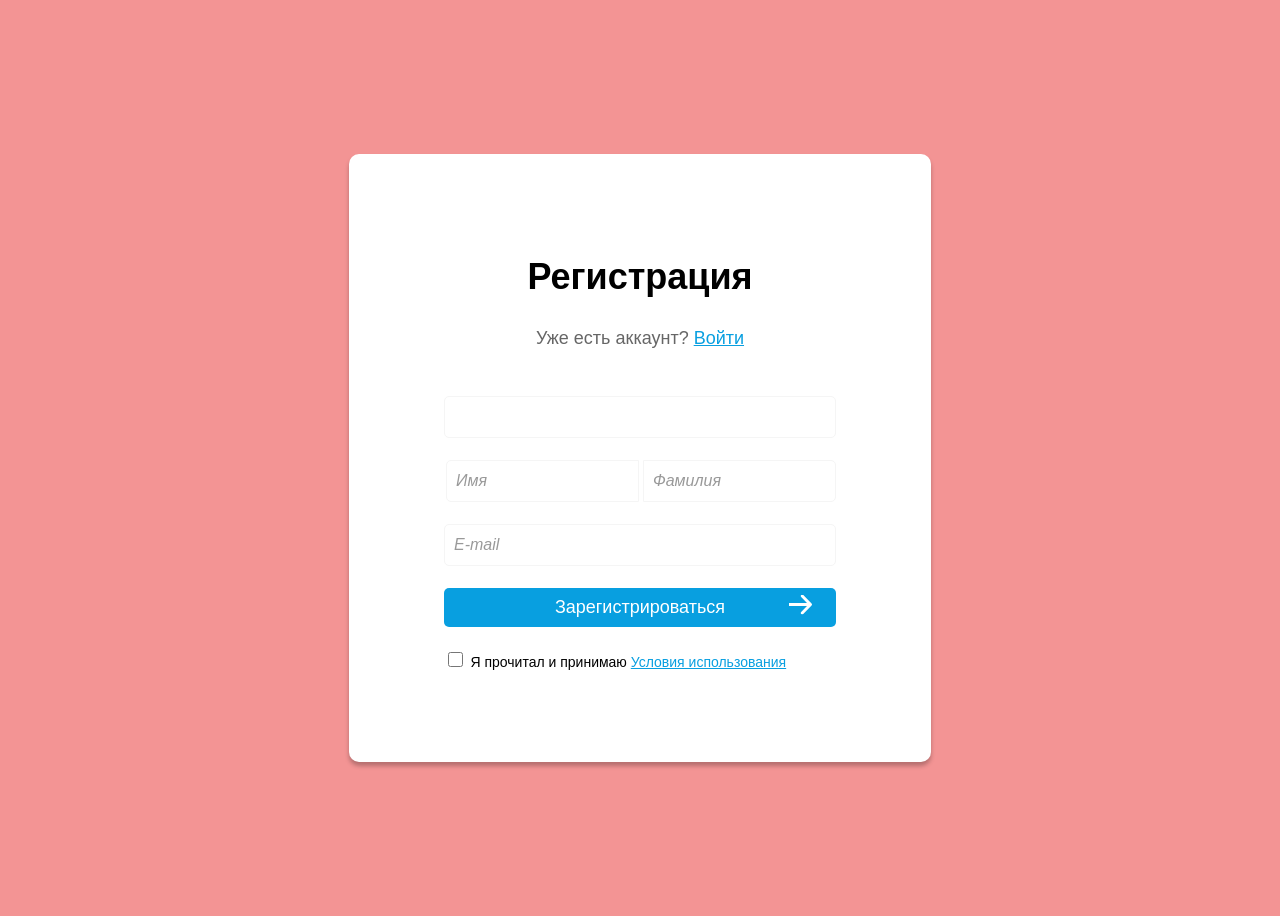
<file: 2-form/index.html>
<!DOCTYPE html>
<html lang="en">

<head>
    <meta charset="UTF-8">
    <meta http-equiv="X-UA-Compatible" content="IE=edge">
    <meta name="viewport" content="width=device-width, initial-scale=1.0">
    <title>Document</title>
    <link rel="stylesheet" href="style.css">
</head>

<body>
    <main>
        <section class="section">
            <div class="section-inner">
                <h1 class="title">Регистрация</h1>
                <p class="askDescr">Уже есть аккаунт? <a href="#">Войти</a></p>
                <form action="#" class="form">
                    <div class="form-wrapper">
                        <label for="text"></label>
                        <input type="text" id="text" name="text">
                    </div>
                    <div class="form-wrapper">
                        <label for="name"></label>
                        <input type="text" id="name" name="name" placeholder="Имя">
                        <label for="surname"></label>
                        <input type="text" id="surname" name="surname" placeholder="Фамилия">
                    </div>
                    <div class="form-wrapper">
                        <label for=""></label>
                        <input type="email" id="email" name="email" placeholder="E-mail">
                    </div>
                    <button class="button">Зарегистрироваться</button>
                    <div class="form-wrapper">
                        <input type="checkbox" name="agree" id="agree">
                        <label for="agree">Я прочитал и принимаю <a href="#">Условия использования</a></label>
                    </div>
                </form>
            </div>
        </section>
    </main>
</body>

</html>
</file>
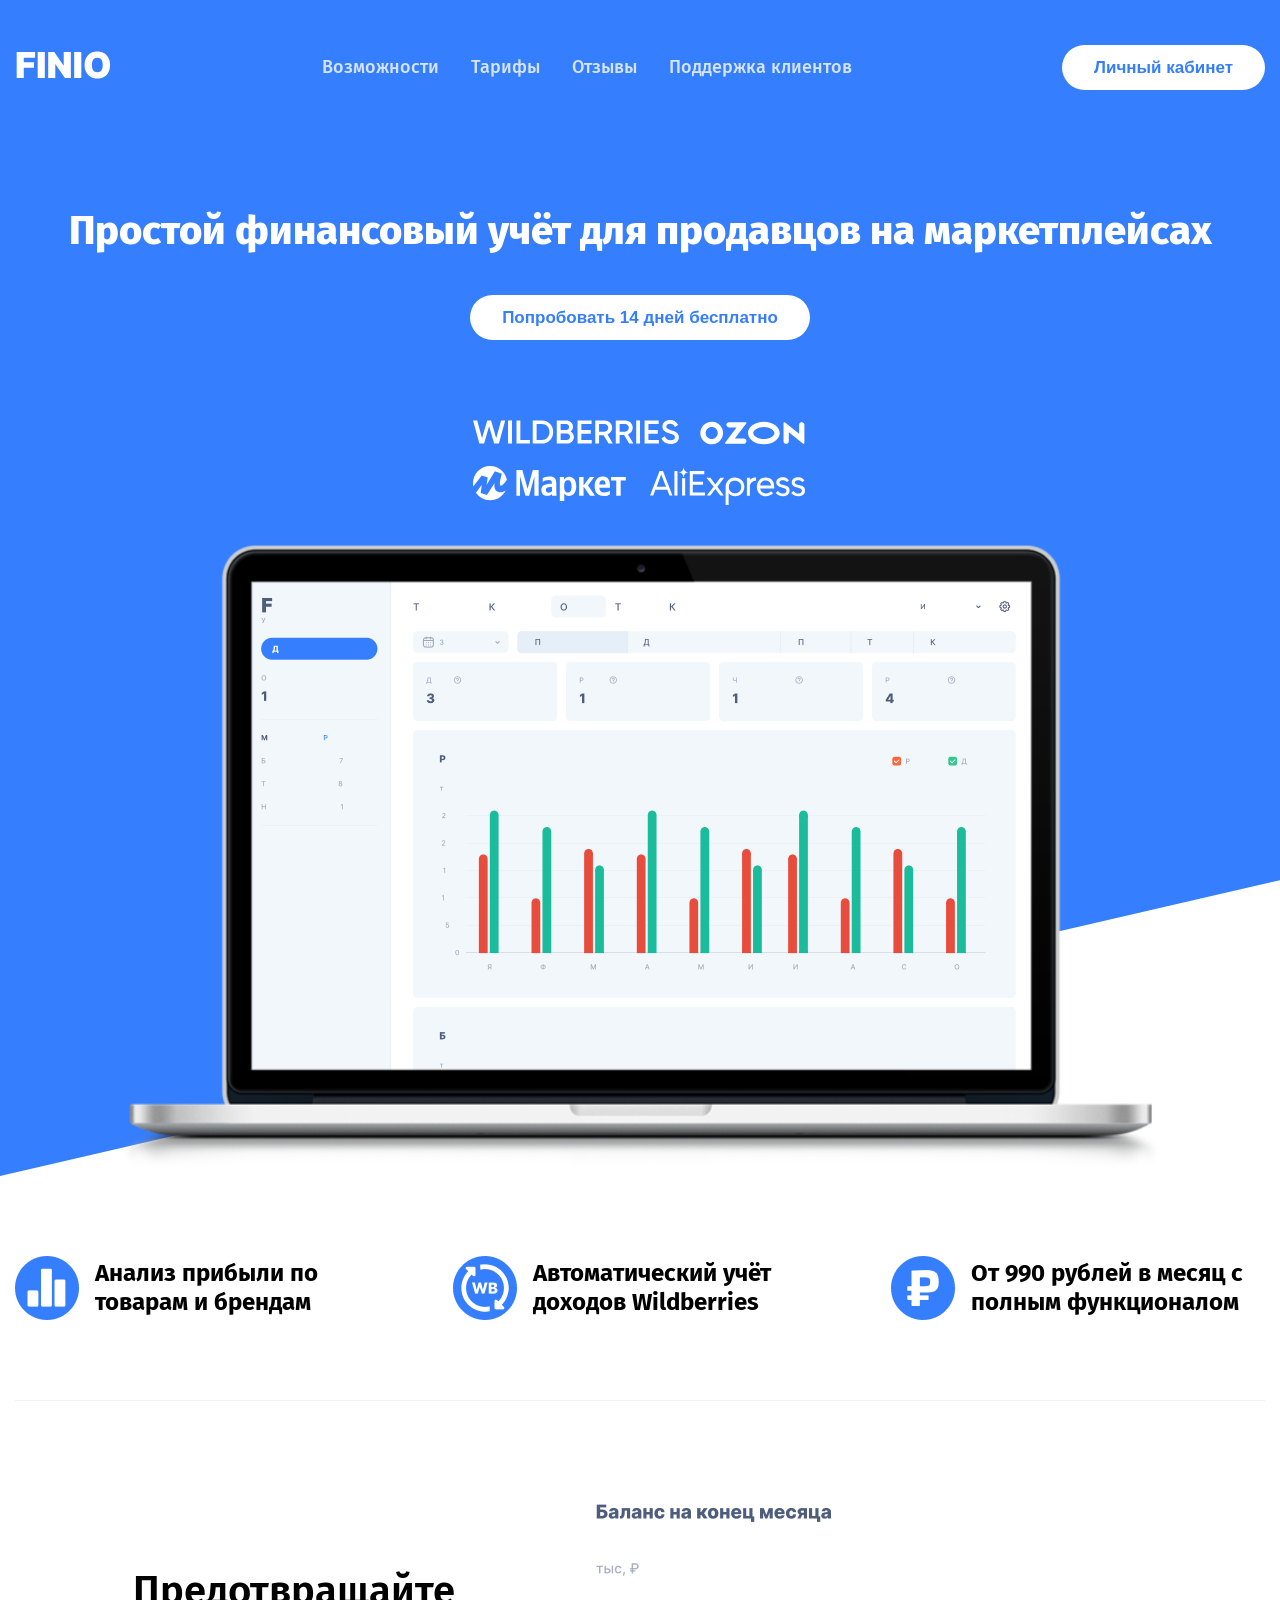
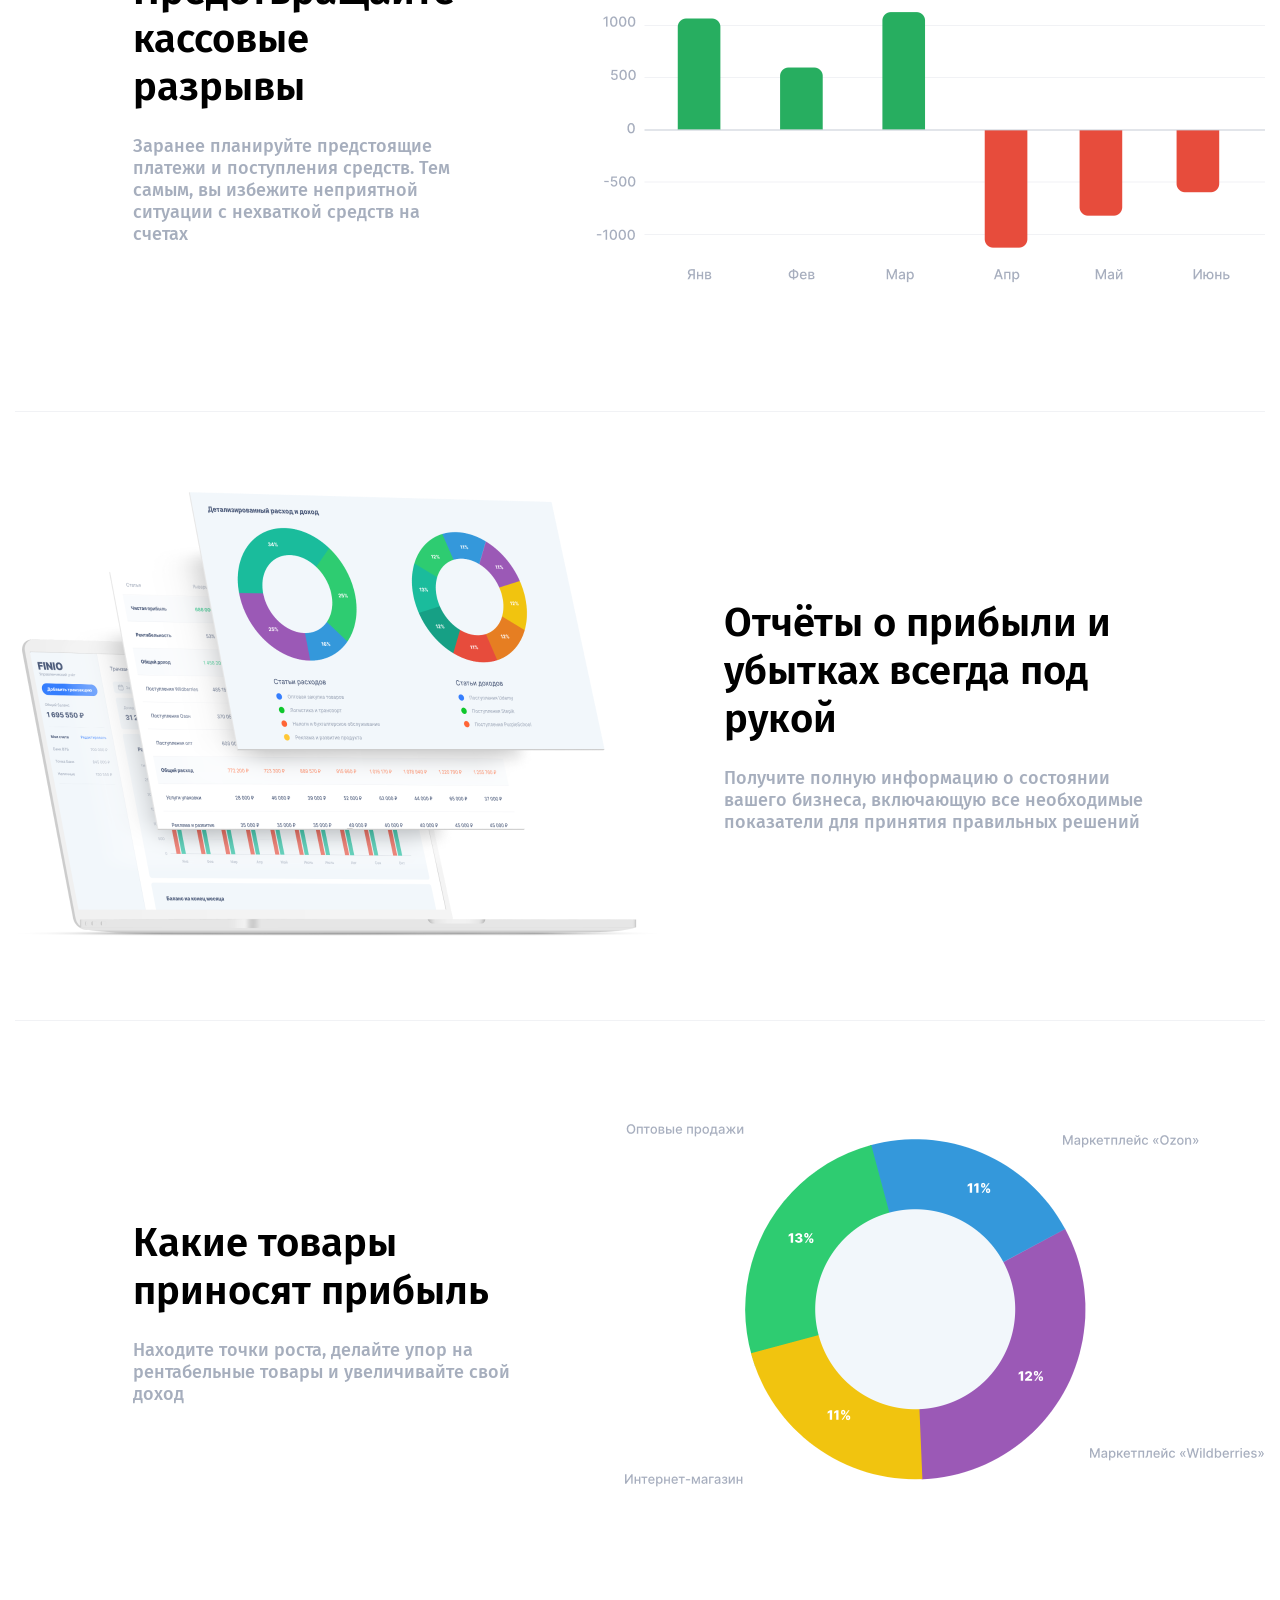
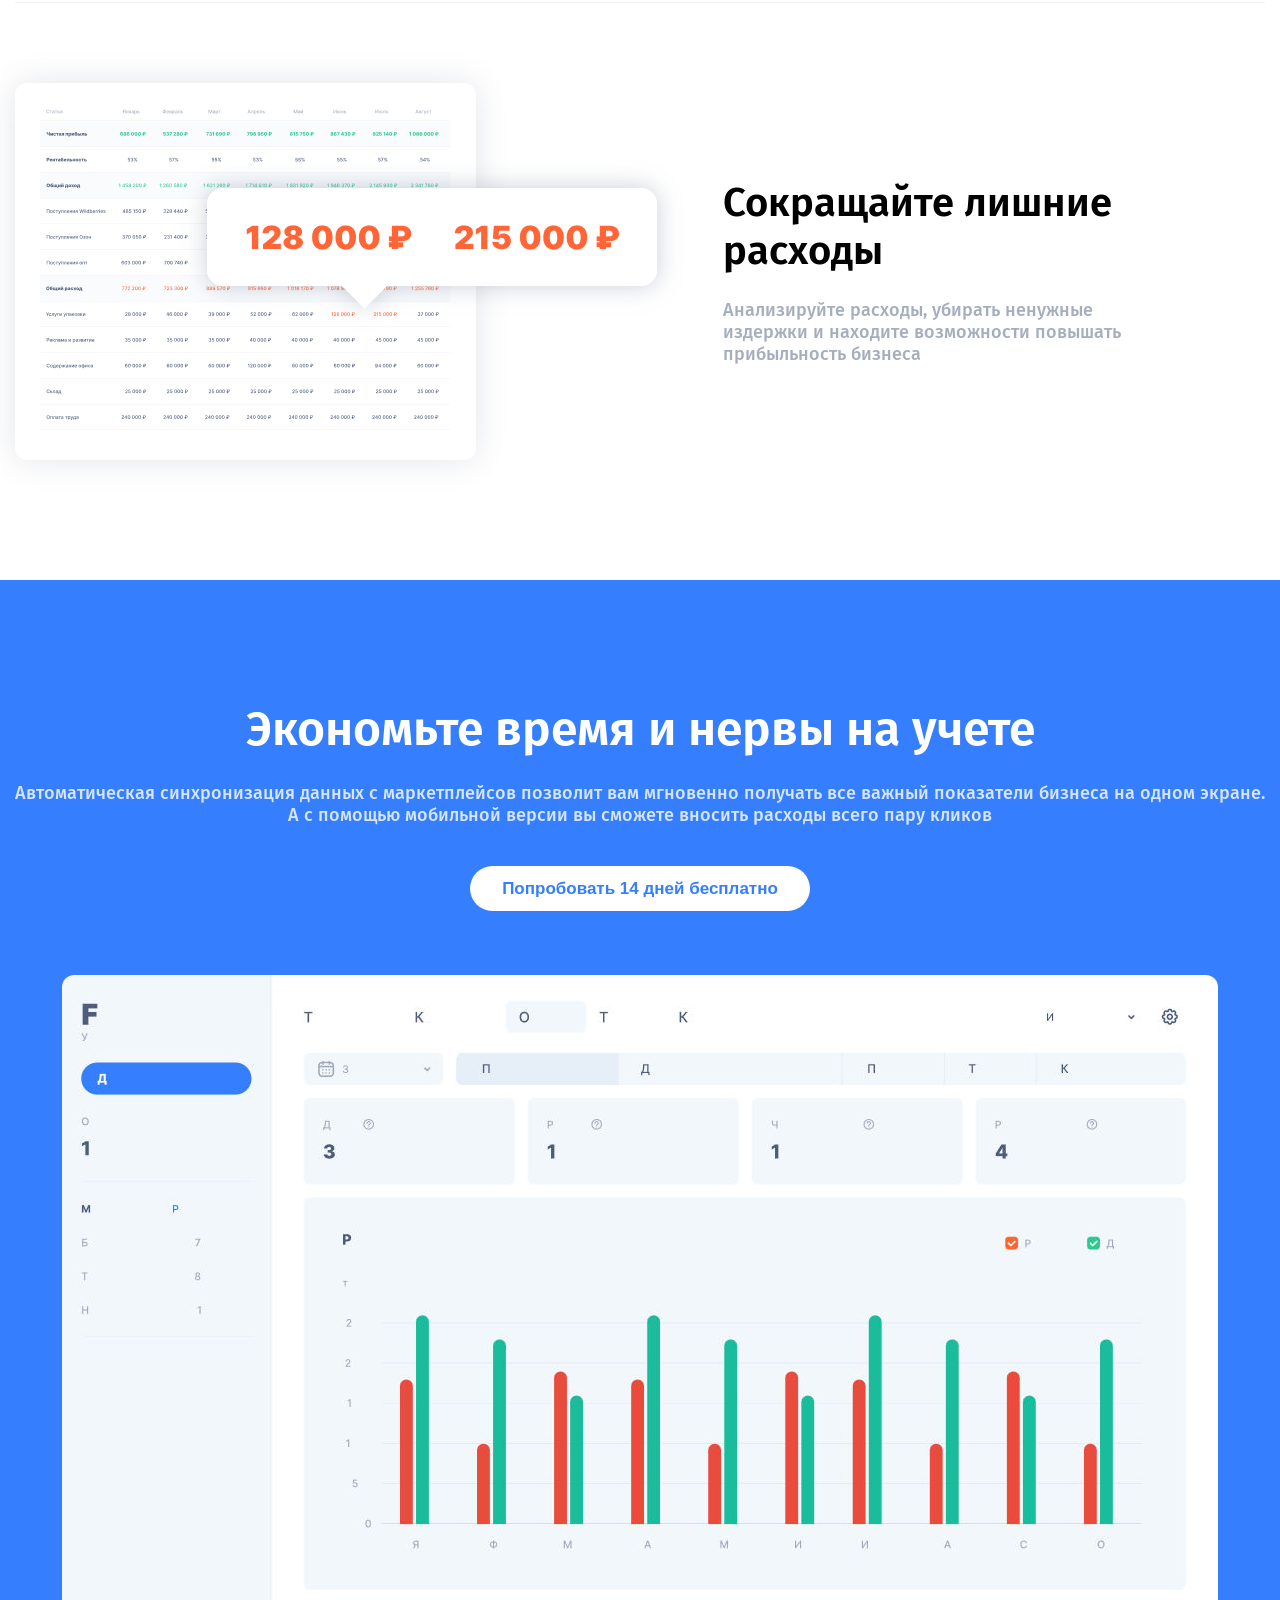
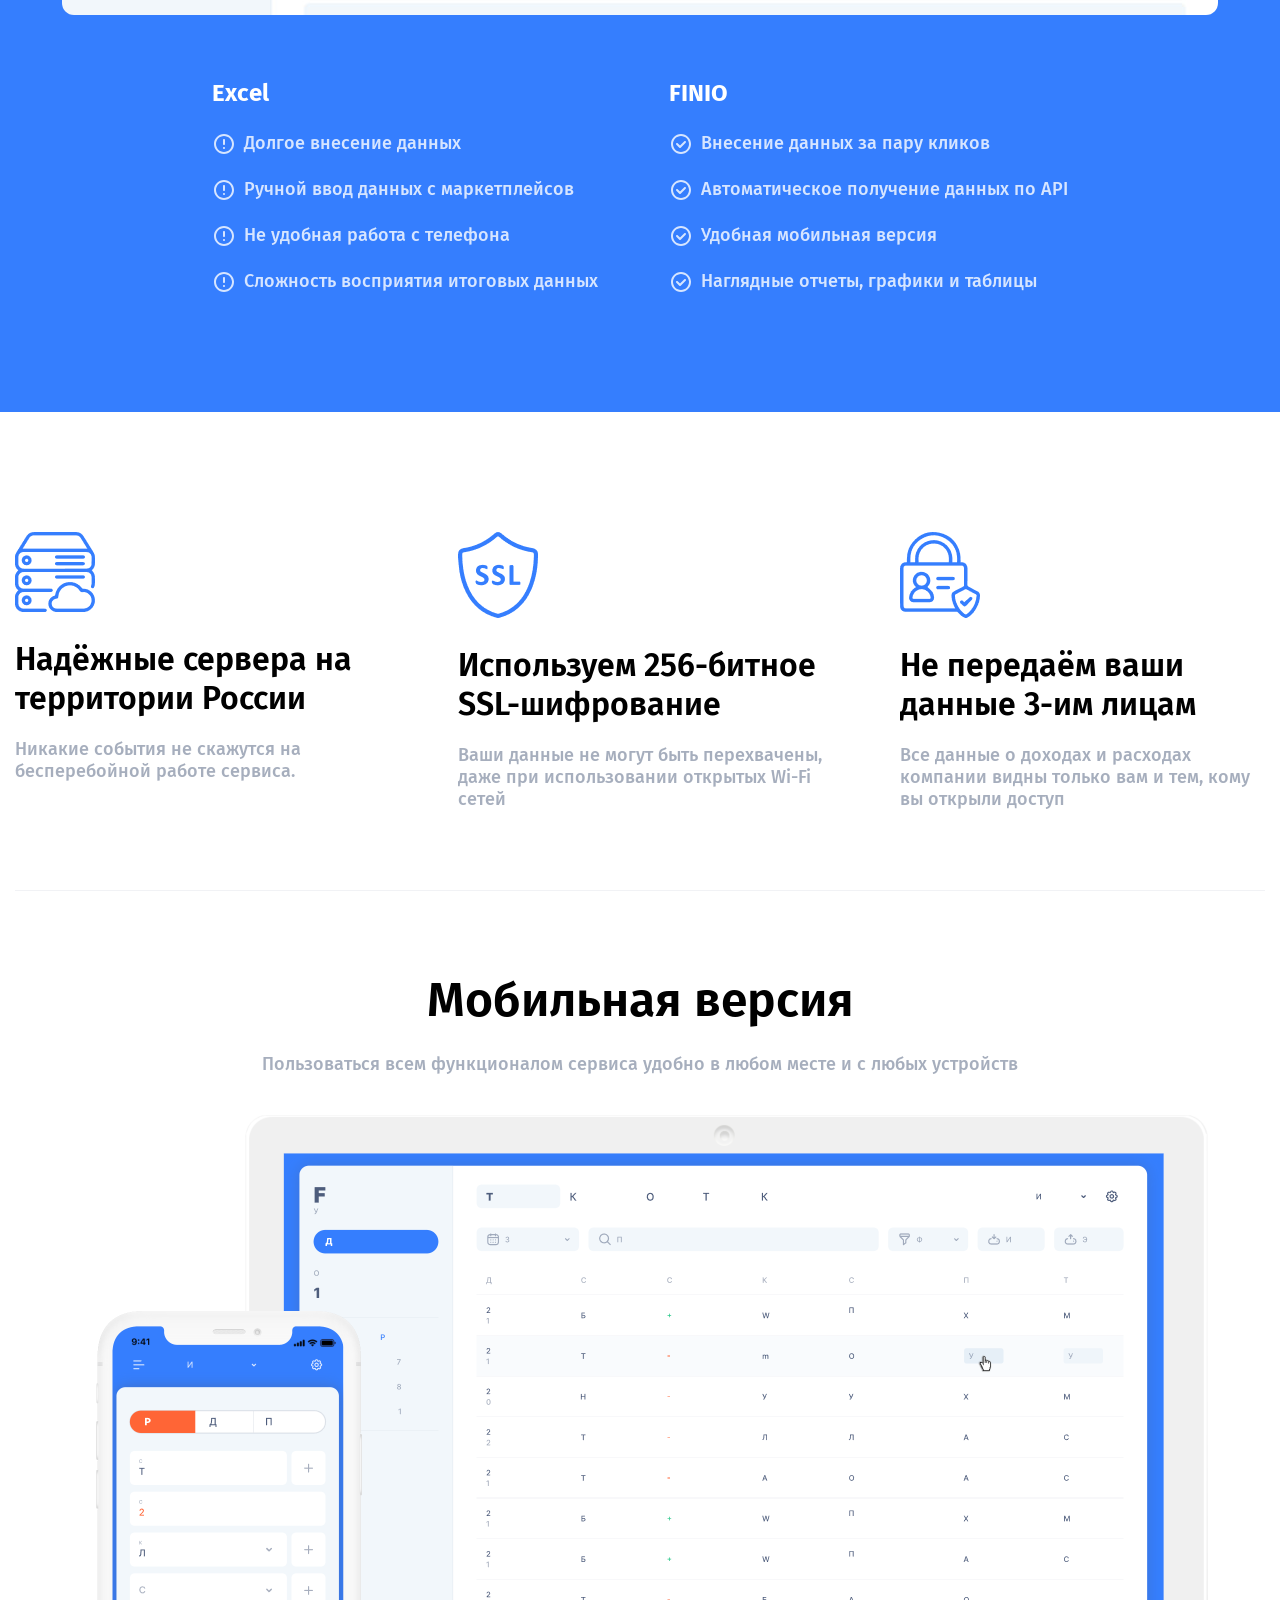
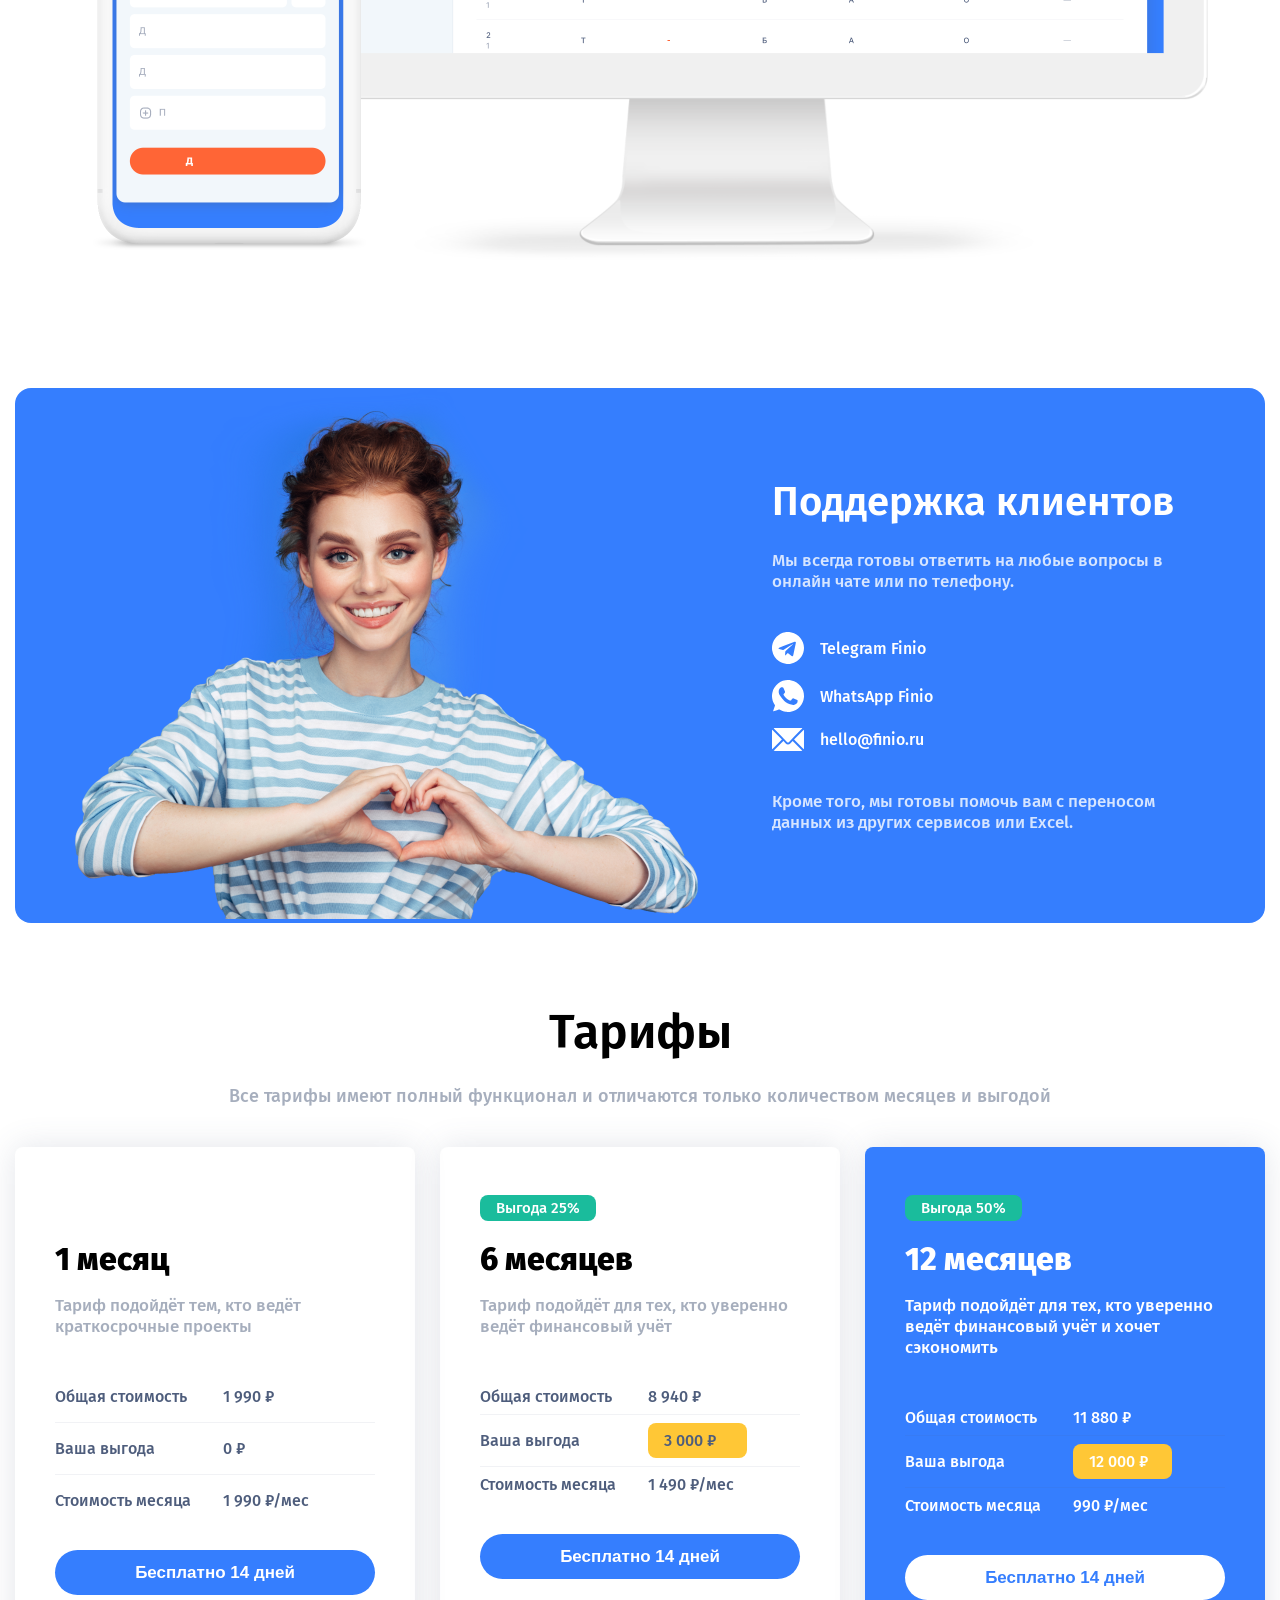
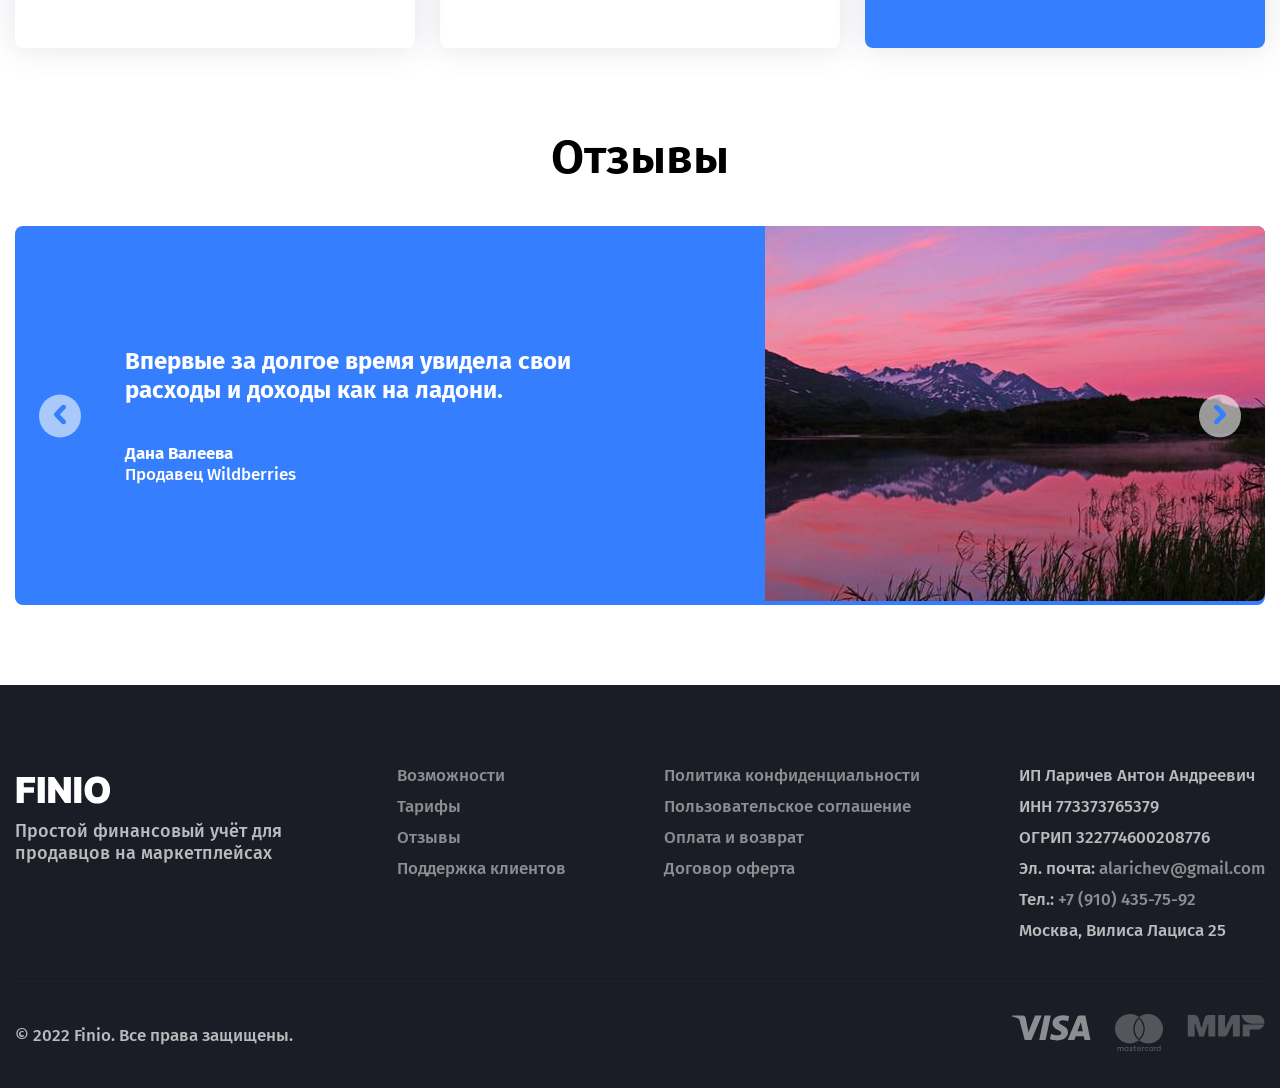
<file: 3-finio/index.html>
<!DOCTYPE html>
<html lang="en">

<head>
    <meta charset="UTF-8">
    <meta http-equiv="X-UA-Compatible" content="IE=edge">
    <meta name="viewport" content="width=device-width, initial-scale=1.0">
    <title>Finio</title>
    <link rel="preconnect" href="https://fonts.googleapis.com">
    <link rel="preconnect" href="https://fonts.gstatic.com" crossorigin>
    <link
        href="https://fonts.googleapis.com/css2?family=Fira+Sans:wght@500;600;800&family=Inter:ital,opsz,wght@0,14..32,100..900;1,14..32,100..900&display=swap"
        rel="stylesheet">
    <link rel="stylesheet" href="./styles/style.css">
    <link rel="stylesheet" href="./styles/header.css">
    <link rel="stylesheet" href="./styles/components.css">
    <link rel="stylesheet" href="./styles/page.css">
    <link rel="stylesheet" href="./styles/footer.css">
    <link rel="stylesheet" href="./styles/media.css">
</head>

<body>

    <header class="header">
        <div class="container">
            <div class="header__wrapper">
                <a href="#" class="logo">
                    <img src="./img/finio-logo.svg" alt="Логотип Finio">
                </a>

                <nav class="nav">
                    <ul class="menu">
                        <li class="menu__item"><a href="#" class="menu__link">Возможности</a></li>
                        <li class="menu__item"><a href="#" class="menu__link">Тарифы</a></li>
                        <li class="menu__item"><a href="#" class="menu__link">Отзывы</a></li>
                        <li class="menu__item"><a href="#" class="menu__link">Поддержка клиентов</a></li>
                    </ul>
                </nav>
                <button class="button button__header ">Личный кабинет</button>

                <!-- Mobile -->

                <button class="mobile-hamburger">
                    <span></span>
                    <span></span>
                    <span></span>
                </button>
            </div>

            <div class="divider header__dvd"></div>
        </div>
        <div class="mobile-menu "> <!-- mobile-menu--active --> <!-- активный класс -->
            <ul class="menu mobile-menu__list">
                <li class="menu__item"><a href="#" class="menu__link">Возможности</a></li>
                <li class="menu__item"><a href="#" class="menu__link">Тарифы</a></li>
                <li class="menu__item"><a href="#" class="menu__link">Отзывы</a></li>
                <li class="menu__item"><a href="#" class="menu__link">Поддержка клиентов</a></li>
            </ul>
            <button class="button button__header mobile-btn">Личный кабинет</button>
        </div>
    </header>

    <section class="hero">
        <div class="hero__cover">
            <div class="container">
                <div class="hero__top container-right">
                    <div class="hero__left">
                        <h1 class="title hero__title">Простой финансовый учёт для продавцов на маркетплейсах</h1>
                        <button class="button hero__button">Попробовать 14 дней бесплатно</button>
                        <img src="./img/marketplaces.svg" alt="Иконки маркетплейсов" class="hero__left-img">
                    </div>
                    <div class="hero__right">
                        <img src="./img/hero.png" alt="Ноутбук для финансового учета" class="hero__right-img">
                    </div>
                </div>

            </div>
        </div>
        <div class="container hero__bottom">
            <div class="hero__bottom-item">
                <img src="./img/item1.png" alt="Иконка анализа" class="hero__bottom-img">
                <p class="hero__bottom-text">Анализ прибыли по <br> товарам и брендам</p>
            </div>
            <div class="hero__bottom-item">
                <img src="./img/item2.png" alt="Иконка учета" class="hero__bottom-img">
                <p class="hero__bottom-text">Автоматический учёт <br> доходов Wildberries</p>
            </div>
            <div class="hero__bottom-item">
                <img src="./img/item3.png" alt="Иконка дохода" class="hero__bottom-img">
                <p class="hero__bottom-text">От 990 рублей в месяц
                    с полным функционалом</p>
            </div>
        </div>
    </section>

    <section class="statistics">
        <div class="container">
            <div class="divider"></div>
            <div class="statistics__block">
                <div class="statistics__block-info pd-left">
                    <h2 class="statistics-title">Предотвращайте кассовые разрывы</h2>
                    <div class="description">Заранее планируйте предстоящие платежи и поступления средств. Тем самым, вы
                        избежите неприятной ситуации с нехваткой
                        средств на счетах</div>
                </div>
                <div class="statistics__block-img">
                    <img src="./img/statistics/stat-item1.png" alt="Картинка баланса на конец месяца">
                </div>
            </div>

            <div class="divider"></div>

            <div class="statistics__block statistics__block_reverse">
                <div class="statistics__block-info pd-right">
                    <h2 class="statistics-title">Отчёты о прибыли и убытках всегда под рукой</h2>
                    <div class="description">Получите полную информацию о состоянии вашего бизнеса, включающую все
                        необходимые показатели для принятия правильных
                        решений</div>
                </div>
                <div class="statistics__block-img">
                    <img src="./img/statistics/stat-item2.png" alt="Картинка отчета о прибыли">
                </div>
            </div>

            <div class="divider"></div>

            <div class="statistics__block">
                <div class="statistics__block-info pd-left">
                    <h2 class="statistics-title">Какие товары приносят прибыль</h2>
                    <div class="description">Находите точки роста, делайте упор на рентабельные товары и увеличивайте
                        свой доход</div>
                </div>
                <div class="statistics__block-img">
                    <img src="./img/statistics/stat-item3.png" alt="Картинка отчета о прибыли">
                </div>
            </div>

            <div class="divider"></div>

            <div class="statistics__block statistics__block_reverse statistics__block_large-gap">
                <div class="statistics__block-info pd-right">
                    <h2 class="statistics-title">Сокращайте лишние расходы</h2>
                    <div class="description">Анализируйте расходы, убирать ненужные издержки и находите возможности
                        повышать прибыльность бизнеса</div>
                </div>
                <div class="statistics__block-img image">
                    <img src="./img/statistics/stat-item4.png" alt="Картинка отчета о прибыли">
                    <img src="./img/statistics/stat-item4-part.png" alt="Картинка отчета о прибыли" class="image-part">
                </div>
            </div>
        </div>
    </section>

    <section class="econom">
        <div class="container">
            <h2 class="secondary-title secondary-title_light econom__title">Экономьте время и нервы на учете</h2>
            <div class="description description_light econom__descr">Автоматическая синхронизация данных с маркетплейсов
                позволит вам
                мгновенно получать
                все важный показатели бизнеса на
                одном экране. А с помощью мобильной версии вы сможете вносить расходы всего пару кликов</div>

            <button class="button econom__button">Попробовать 14 дней бесплатно</button>

            <img class="econom__img" src="./img/econom/econom.jpg" alt="Картинка сравнения Excel и Finio">


            <div class="econom__wrapper">
                <ul class="econom__list">
                    <div class="econom__list-title">Excel</div>
                    <li class="econom__list-item econom__list-item_disadvantage">Долгое внесение данных</li>
                    <li class="econom__list-item econom__list-item_disadvantage">Ручной ввод данных с маркетплейсов</li>
                    <li class="econom__list-item econom__list-item_disadvantage">Не удобная работа с телефона</li>
                    <li class="econom__list-item econom__list-item_disadvantage">Сложность восприятия итоговых данных
                    </li>
                </ul>
                <ul class="econom__list">
                    <div class="econom__list-title">FINIO</div>
                    <li class="econom__list-item econom__list-item_advantage">Внесение данных за пару кликов</li>
                    <li class="econom__list-item econom__list-item_advantage">Автоматическое получение данных по API
                    </li>
                    <li class="econom__list-item econom__list-item_advantage">Удобная мобильная версия</li>
                    <li class="econom__list-item econom__list-item_advantage">Наглядные отчеты, графики и таблицы</li>
                </ul>
            </div>
        </div>
    </section>

    <section class="mobile-version">
        <div class="container">
            <div class="mobile-version__top">
                <div class="mobile-version__block">
                    <img src="./img/mobile-version/servers1.png" alt="Иконка надежного сервера"
                        class="mobile-version__block-img">
                    <div class="mobile-version__block-title">Надёжные сервера на территории России</div>
                    <div class="description">Никакие события не скажутся на бесперебойной работе сервиса.
                    </div>
                </div>
                <div class="mobile-version__block">
                    <img src="./img/mobile-version/servers2.png" alt="Иконка SSL" class="mobile-version__block-img">
                    <div class="mobile-version__block-title">Используем 256-битное SSL-шифрование</div>
                    <div class="description">Ваши данные не могут быть перехвачены, даже при
                        использовании открытых Wi-Fi сетей
                    </div>
                </div>
                <div class="mobile-version__block">
                    <img src="./img/mobile-version/security.png" alt="Иконка надежного сервера"
                        class="mobile-version__block-img">
                    <div class="mobile-version__block-title">Не передаём ваши данные 3-им лицам</div>
                    <div class="description">Все данные о доходах и расходах компании видны только вам и
                        тем, кому вы открыли доступ
                    </div>
                </div>
            </div>

            <div class="divider"></div>

            <div class="mobile-version__content">
                <h2 class="secondary-title mobile-version__title">Мобильная версия</h2>
                <div class="description mobile-version__descr">Пользоваться всем функционалом сервиса удобно в любом
                    месте и с любых устройств
                </div>
                <div class="mobile-version__img">
                    <img src="./img/mobile-version/screen.png" alt="Картинка мобильной версии">
                </div>
            </div>
        </div>
    </section>

    <section class="support">
        <div class="container">
            <div class="support__content">
                <div class="support__hero">
                    <img src="./img/support/support-hero.png" alt="Картинка поддержки клиентов">
                </div>

                <div class="support__info">
                    <h2 class="support__title">Поддержка клиентов</h2>
                    <div class="support__descr">Мы всегда готовы ответить на любые вопросы в онлайн чате или по
                        телефону.</div>
                    <div class="support__socials">
                        <div class="support__social">
                            <img class="support__social-img" src="./img/support/telegram.svg" alt="Иконка Telegram">
                            <a class="support__social-link" href="#">Telegram Finio</a>
                        </div>
                        <div class="support__social">
                            <img class="support__social-img" src="./img/support/whats.svg" alt="Иконка Whats app">
                            <a class="support__social-link" href="#">WhatsApp Finio</a>
                        </div>
                        <div class="support__social">
                            <img class="support__social-img" src="./img/support/message.svg" alt="Иконка Почты">
                            <a class="support__social-link" href="#">hello@finio.ru</a>
                        </div>
                    </div>
                    <div class="support__descr">Кроме того, мы готовы помочь вам с переносом данных из других сервисов
                        или Excel.</div>
                </div>
            </div>
        </div>
    </section>

    <section class="tarifs">
        <div class="container">
            <h2 class="secondary-title tarifs__title">Тарифы</h2>
            <div class="description tarifs__descr">Все тарифы имеют полный функционал и отличаются только количеством
                месяцев и выгодой</div>

            <div class="tarifs__wrapper">
                <div class="card">
                    <h3 class="card__title">1 месяц</h3>
                    <div class="card__descr">Тариф подойдёт тем, кто ведёт краткосрочные проекты</div>
                    <div class="card__body">
                        <div class="card__cost">
                            <p>Общая стоимость</p>
                            <p>1 990 ₽</p>
                        </div>
                        <div class="divider card__divider"></div>
                        <div class="card__cost">
                            <p>Ваша выгода</p>
                            <p>0 ₽</p>
                        </div>
                        <div class="divider card__divider"></div>
                        <div class="card__cost">
                            <p>Стоимость месяца</p>
                            <p>1 990 ₽/мес</p>
                        </div>
                    </div>
                    <button class="button button_blue card_btn">Бесплатно 14 дней</button>
                </div>

                <div class="card">
                    <div class="card__discount">Выгода 25%</div>
                    <h3 class="card__title">6 месяцев</h3>
                    <div class="card__descr">Тариф подойдёт для тех, кто уверенно ведёт финансовый учёт</div>
                    <div class="card__body">
                        <div class="card__cost">
                            <p>Общая стоимость</p>
                            <p>8 940 ₽</p>
                        </div>
                        <div class="divider card__divider card__divider_pd"></div>
                        <div class="card__cost">
                            <p>Ваша выгода</p>
                            <p class="benefit">3 000 ₽</p>
                        </div>
                        <div class="divider card__divider card__divider_pd"></div>
                        <div class="card__cost">
                            <p>Стоимость месяца</p>
                            <p>1 490 ₽/мес</p>
                        </div>
                    </div>
                    <button class="button button_blue card_btn">Бесплатно 14 дней</button>
                </div>

                <div class="card card_blue">
                    <div class="card__discount">Выгода 50%</div>
                    <h3 class="card__title white">12 месяцев</h3>
                    <div class="card__descr white">Тариф подойдёт для тех, кто уверенно ведёт финансовый учёт и хочет
                        сэкономить</div>
                    <div class="card__body">
                        <div class="card__cost">
                            <p class="white">Общая стоимость</p>
                            <p class="white">11 880 ₽</p>
                        </div>
                        <div class="divider card__divider card__divider_pd"></div>
                        <div class="card__cost">
                            <p class="white">Ваша выгода</p>
                            <p class="benefit white">12 000 ₽</p>
                        </div>
                        <div class="divider card__divider card__divider_pd"></div>
                        <div class="card__cost">
                            <p class="white">Стоимость месяца</p>
                            <p class="white">990 ₽/мес</p>
                        </div>
                    </div>
                    <button class="button card_btn">Бесплатно 14 дней</button>
                </div>
            </div>
        </div>
    </section>

    <section class="reviews">
        <div class="container">
            <h2 class="secondary-title reviews__title">Отзывы</h2>
            <div class="reviews__content">
                <div class="reviews__wrapper">
                    <div class="reviews__left">
                        <div class="reviews__quote">Впервые за долгое время увидела свои расходы и доходы как на ладони.
                        </div>
                        <div class="reviews__author">
                            <p>Дана Валеева</p>
                            <p>Продавец Wildberries</p>
                        </div>
                    </div>
                    <div class="reviews__right">
                        <button class="reviews__prev">
                            <img src="./img/reviews/left-arrow.svg" alt="Иконка стрелочки на лево">
                        </button>
                        <img class="reviews__right-img" src="./img/reviews/reviews.jpg" alt="Иконка автора отзыва">
                        <button class="reviews__next">
                            <img src="./img/reviews/right-arrow.svg" alt="Иконка стрелочки на право">
                        </button>
                    </div>
                </div>
            </div>
        </div>
    </section>

    <footer class="footer">
        <div class="container">
            <div class="footer__top">
                <div class="footer__block">
                    <a href="#" class="logo footer__logo">
                        <img src="./img/finio-logo.svg" alt="Логотип Finio">
                    </a>
                    <div class="description footer__descr">Простой финансовый учёт для продавцов на маркетплейсах</div>
                </div>

                <ul class="footer__nav">
                    <li class="footer__nav-item"><a href="#" class="footer__nav-link">Возможности</a></li>
                    <li class="footer__nav-item"><a href="#" class="footer__nav-link">Тарифы</a></li>
                    <li class="footer__nav-item"><a href="#" class="footer__nav-link">Отзывы</a></li>
                    <li class="footer__nav-item"><a href="#" class="footer__nav-link">Поддержка клиентов</a></li>
                </ul>

                <ul class="footer__nav">
                    <li class="footer__nav-item"><a href="#" class="footer__nav-link">Политика конфиденциальности</a>
                    </li>
                    <li class="footer__nav-item"><a href="#" class="footer__nav-link">Пользовательское соглашение</a>
                    </li>
                    <li class="footer__nav-item"><a href="#" class="footer__nav-link">Оплата и возврат</a></li>
                    <li class="footer__nav-item"><a href="#" class="footer__nav-link">Договор оферта</a></li>
                </ul>

                <ul class="footer__nav">
                    <li class="footer__nav-item">ИП Ларичев Антон Андреевич</li>
                    <li class="footer__nav-item">ИНН 773373765379</li>
                    <li class="footer__nav-item">ОГРИП 322774600208776</li>
                    <li class="footer__nav-item">Эл. почта: <a class="footer__nav-link"
                            href="mailto:alarichev@gmail.com">alarichev@gmail.com</a>
                    </li>
                    <li class="footer__nav-item">Тел.: <a class="footer__nav-link" href="tel:79104357592">+7 (910)
                            435-75-92</a></li>
                    <li class="footer__nav-item">Москва, Вилиса Лациса 25</li>
                </ul>
            </div>

            <div class="divider footer__dvd"></div>

            <div class="footer__bottom">
                <div class="footer__copy">© 2022 Finio. Все права защищены.</div>

                <ul class="footer__icons">
                    <li class="footer__icons-item"><a href="#"><img src="./img/footer/visa.svg" alt="Иконка Visa"></a>
                    </li>
                    <li class="footer__icons-item"><a href="#"><img src="./img/footer/mastercard.svg"
                                alt="Иконка Mastercard"></a></li>
                    <li class="footer__icons-item"><a href="#"><img src="./img/footer/mir.svg" alt="Иконка Мир"></a>
                    </li>
                </ul>
            </div>
        </div>
    </footer>

</body>

</html>
</file>
<file: 2-form/style.css>
* {
    box-sizing: border-box;
}

body {
    background-color: #F39494;
    font-family: 'Open sans', sans-serif;
}

.section {
    height: 100vh;
    display: flex;
    justify-content: center;
    align-items: center;
}

.section-inner {
    max-width: 582px;
    background-color: #fff;
    padding: 72px 95px 91px;
    border-radius: 10px;
    box-shadow: 0px 4px 4px 0px rgba(0, 0, 0, 0.25);
}

.title {
    text-align: center;
    font-size: 36px;
    font-weight: 700;

}

.askDescr {
    text-align: center;
    font-size: 18px;
    font-weight: 400;
    color: #666666;
    margin-bottom: 47px;
}

.askDescr a {
    font-size: 18px;
    font-weight: 400;
    color: #089FE0;
}

.form {
    display: flex;
    flex-direction: column;
    row-gap: 22px;
}

input {
    padding: 11px 9px;
    border: 1px solid rgba(245, 245, 245, 1);
    color: rgba(51, 51, 51, 1);

    font-size: 16px;
    font-weight: 600;
    width: 100%;
    border-radius: 5px;
}

.form-wrapper:nth-child(2) {
    display: flex;
    column-gap: 2px;
}

#name {
    border-radius: 5px 0 0 5px;
}

#surname {
    border-radius: 0 5px 5px 0;
}

input::placeholder {
    color: rgba(153, 153, 153, 1);

    font-style: italic;
    font-size: 16px;
    font-weight: 400;
}

.button {
    position: relative;
    padding: 9px;
    border: none;
    border-radius: 5px;
    background: rgba(8, 159, 224, 1);
    color: rgba(255, 255, 255, 1);

    font-size: 18px;
    font-weight: 400;
    cursor: pointer;
    transition: background 1s ease;
}

.button:hover {
    background: rgb(6, 114, 160);
}

.button::after {
    content: url(img/Arrow.svg);
    position: absolute;
    right: 24px;
    top: 50%;
    transform: translateY(-50%);
}

.form-wrapper:last-child input {
    width: 15px;
    height: 15px;
    border-radius: 5px;
    background-color: #f5f5f5;
}

.form-wrapper:last-child label {
    font-size: 14px;
    font-weight: 400;
}

.form-wrapper:last-child label a {
    color: #089FE0;
}
</file>
<file: 3-finio/styles/style.css>
/* .fira-sans-medium {
    font-family: "Fira Sans", sans-serif;
    font-weight: 500;
    font-style: normal;
}

.fira-sans-semibold {
    font-family: "Fira Sans", sans-serif;
    font-weight: 600;
    font-style: normal;
}

.fira-sans-extrabold {
    font-family: "Fira Sans", sans-serif;
    font-weight: 800;
    font-style: normal;
} */

:root {
    --blue-accent: #357EFE;
    --secondary-text: rgba(255, 255, 255, 0.8);
    --yellow-accent: rgba(255, 199, 54, 1);
    --green-accent: #1ABC9C;
    --white-color: #fff;
    --black-color: #000;
    --text-color: rgba(78, 93, 124, 0.5);
    --btn-hover: #ececec;
    --dvd-color: rgba(78, 93, 124, 0.08);
    --footer-bg: rgba(26, 29, 37, 1);

    --border-8: 8px;
    --border-12: 12px;
    --border-16: 16px;
}

* {
    margin: 0;
    padding: 0;
    box-sizing: border-box;
}

a {
    text-decoration: none;
}

body {
    font-weight: 500;
    font-family: "Fira Sans", sans-serif;
}

.container {
    max-width: 1430px;
    padding: 0 15px;
    margin: 0 auto;
}

/* .container-right {
    max-width: 1532px;
    margin: 0 -102px 0 auto;
} */
</file>
<file: 3-finio/styles/header.css>
.header {
    position: relative;
    padding: 40px 0 96px 0;
    background-color: var(--blue-accent);
}

.header__wrapper {
    display: flex;
    justify-content: space-between;
    align-items: center;
}

.mobile-hamburger {
    display: none;
}

.mobile-menu {
    background-color: rgba(0, 0, 55, 0.8);
    padding: 20px 15px;
    position: fixed;
    left: -100%;
    top: 0;
    bottom: 0;
    width: 70%;
    display: flex;
    flex-direction: column;
    justify-content: center;
    align-items: center;
    gap: 40px;
    z-index: 9;
}

.mobile-menu--active {
    left: 0;
}

.mobile-menu__list {
    display: flex;
    flex-direction: column;

}

.header__dvd {
    display: none;
}
</file>
<file: 3-finio/styles/components.css>
.logo {
    position: relative;
    z-index: 10;
}

.menu {
    list-style-type: none;
    display: flex;
    align-items: center;
    gap: 32px;
}

.menu__link {
    font-size: 18px;
    font-weight: 500;
    line-height: 22px;
    color: var(--secondary-text);
    transition: color 0.2s ease;
}

.menu__link:hover {
    color: var(--white-color);
}

.button {
    padding: 12px 32px;
    background-color: var(--white-color);
    color: var(--blue-accent);
    font-size: 17px;
    font-weight: 800;
    line-height: 21px;
    border: none;
    border-radius: 34px;
    cursor: pointer;
    transition: background-color 0.2s ease;
}

.button:hover {
    background-color: var(--btn-hover);
}

.button_blue {
    background-color: var(--blue-accent);
    color: var(--white-color);
}

.button_blue:hover {
    background-color: rgb(69, 42, 241);
}

.title {
    color: var(--white-color);
    font-size: 40px;
    font-weight: 800;
    line-height: 48px;
}

.secondary-title {
    color: var(--black-color);
    font-size: 48px;
    font-weight: 600;
    line-height: 58px;
}

.secondary-title_light {
    color: var(--white-color);
}

.description {
    color: var(--text-color);
    font-size: 18px;
    font-weight: 500;
    line-height: 22px;
}

.description_light {
    color: var(--secondary-text);
}

.divider {
    height: 1px;
    width: 100%;
    background-color: var(--dvd-color);
    margin: 80px 0;
}

.pd-left {
    padding-left: 118px;
}

.pd-right {
    padding-right: 118px;
}

.image {
    position: relative;
    padding: 25px;
    box-shadow: 0px 0px 32px 0px rgba(78, 93, 124, 0.16);
    border-radius: var(--border-12);
}

.image-part {
    position: absolute;
    top: 73px;
    left: 160px;
}



/* card */

.card {
    position: relative;
    padding: 93px 40px 48px;
    border-radius: var(--border-8);
    box-shadow: 0px 0px 32px 0px rgba(78, 93, 124, 0.16);
}

.card_blue {
    background-color: var(--blue-accent);
    color: var(--text-color);
}



.card__title {
    font-size: 32px;
    font-weight: 800;
    line-height: 39px;
    margin-bottom: 16px;
}

.card__descr {
    color: var(--text-color);
    font-size: 17px;
    font-weight: 500;
    line-height: 21px;
    margin-bottom: 50px;
}

.card__body {
    margin-bottom: 40px;
}

.card__cost {
    display: grid;
    grid-template-columns: repeat(2, 1fr);
    gap: 15px;
    color: rgba(78, 93, 124, 1);
    align-items: center;
}

.card__divider {
    margin: 16px 0;
}

.card__divider_pd {
    margin: 8px 0;
}

.card_btn {
    width: 100%;
}

.benefit {
    max-width: 99px;
    padding: 8px 16px;
    background-color: var(--yellow-accent);
    border-radius: var(--border-8);
}

.card__discount {
    position: absolute;
    top: 48px;
    left: 40px;
    display: inline-block;
    padding: 4px 16px;
    color: var(--white-color);
    font-size: 15px;
    font-weight: 500;
    line-height: 18px;
    background-color: var(--green-accent);
    border-radius: var(--border-8);
}

.card_btn {
    width: 100%;
}

.white {
    color: var(--white-color);
}
</file>
<file: 3-finio/styles/page.css>
.hero__top {
    display: flex;
}

/* .hero__cover {
    background-color: var(--blue-accent);
    clip-path: polygon(0 0, 100% 0, 100% 75%, 0 100%);
} */

.hero__cover {
    position: relative;
    overflow: visible;
}

.hero__cover::before {
    content: '';
    position: absolute;
    inset: 0;
    background-color: var(--blue-accent);
    clip-path: polygon(0 0, 100% 0, 100% 50%, 0 100%);
    z-index: -1;
}

.hero__left {
    padding-top: 17px;
}

.hero__title {
    margin-bottom: 40px;
}

.hero__button {
    margin-bottom: 80px;
}

.hero__right {
    position: relative;
    margin-right: -102px;
}

.hero__bottom {
    margin: 80px auto 0;
    display: grid;
    grid-template-columns: repeat(auto-fit, minmax(300px, 1fr));
    gap: 64px;
}

.hero__bottom-item {
    display: flex;
    gap: 16px;
    align-items: center;
}

.hero__bottom-text {
    color: var(--black-color);
    font-size: 24px;
    font-weight: 700;
    line-height: 29px;
}


/* Statictics */

.statistics {
    margin-bottom: 120px;
}

.statistics-title {
    color: var(--black-color);
    font-size: 40px;
    font-weight: 600;
    line-height: 48px;
    margin-bottom: 24px;
}

.statistics__block {
    display: flex;
    align-items: center;
    gap: 65px;
}

.statistics__block_large-gap {
    gap: 247px;
}

.statistics__block_reverse {
    flex-direction: row-reverse;
}


/* Ecomom */

.econom {
    padding: 120px 0;
    background-color: var(--blue-accent);
}

.econom__title {
    text-align: center;
    margin-bottom: 24px;
}

.econom__descr {
    text-align: center;
    margin-bottom: 40px;
}

.econom__button {
    display: block;
    margin: 0 auto 64px;
}

.econom__img {
    display: block;
    margin: 0 auto 64px;
    border-radius: var(--border-12);
}


.econom__wrapper {
    display: flex;
    justify-content: center;
    flex-wrap: wrap;
    gap: 71px;
}

.econom__list {
    display: flex;
    flex-direction: column;
    gap: 24px;
    color: var(--secondary-text);
    list-style: none;
    font-size: 18px;
    font-weight: 500;
    line-height: 22px;
}

.econom__list-title {
    font-size: 24px;
    font-weight: 700;
    line-height: 29px;
    color: var(--white-color);
}

.econom__list-item {
    position: relative;
    padding-left: 32px;
}

/* .econom__list-item::before {
    position: absolute;
    content: '';
    width: 24px;
    height: 24px;
    left: 0;
    background-image: url(../img/econom/disadvantage.svg);
} */

.econom__list-item::before {
    position: absolute;
    content: '';
    width: 24px;
    height: 24px;
    left: 0;
}

.econom__list-item_disadvantage::before {
    background-image: url(../img/econom/disadvantage.svg);
}

.econom__list-item_advantage::before {
    background-image: url(../img/econom/advantage.svg);
}



/* Mobile-version */

.mobile-version {
    padding: 120px 0;
}

.mobile-version__top {
    display: grid;
    grid-template-columns: repeat(auto-fit, minmax(300px, 1fr));
    gap: 78px;
}

.mobile-version__block-img {
    margin-bottom: 24px;
}

.mobile-version__block-title {
    font-size: 32px;
    font-weight: 600;
    line-height: 39px;
    margin-bottom: 20px;
}

.mobile-version__title {
    text-align: center;
    margin-bottom: 24px;
}

.mobile-version__descr {
    text-align: center;
    margin-bottom: 40px;
}

.mobile-version__img {
    margin: 0 auto;
    text-align: center;
}


/* Support */

.support {
    margin-bottom: 80px;
}


.support__content {
    display: flex;
    align-items: center;
    background-color: var(--blue-accent);
    border-radius: var(--border-16);
    padding: 0 156px 0 95px;
}

.support__info {
    padding-left: 74px;
}

.support__title {
    color: var(--white-color);
    font-size: 40px;
    font-weight: 600;
    line-height: 48px;
    margin-bottom: 24px;
}

.support__descr {
    font-size: 17px;
    font-weight: 500;
    line-height: 21px;
    margin-bottom: 40px;
    color: var(--secondary-text);
}

.support__descr:last-child {
    margin-bottom: 0;
}

.support__socials {
    display: flex;
    flex-direction: column;
    gap: 16px;
    margin-bottom: 40px;
}

.support__social {
    display: flex;
    align-items: center;
    gap: 16px;
}

.support__social-link {
    color: var(--white-color);
    transition: color 0.2s ease-in;
}

.support__social-link:hover {
    color: var(--secondary-text);
}


/* Tarifs */

.tarifs {
    margin-bottom: 80px;

}

.tarifs__title {
    text-align: center;
    margin-bottom: 24px;
}

.tarifs__descr {
    text-align: center;
    margin-bottom: 40px;
}

.tarifs__wrapper {
    padding: 0 118px;
    display: grid;
    grid-template-columns: repeat(auto-fit, minmax(300px, 1fr));
    gap: 25px;
}


/* Reviews */

.reviews {
    margin-bottom: 80px;
}

.reviews__title {
    text-align: center;
    margin-bottom: 40px;
}

.reviews__content {
    padding: 0 118px;
}

.reviews__wrapper {
    position: relative;
    background-color: var(--blue-accent);
    display: flex;
    align-items: center;
    color: var(--white-color);
    border-radius: var(--border-8);
}

/* .reviews__wrapper::before,
.reviews__wrapper::after {
    top: 50%;
    transform: translateY(-50%);
    padding: 10px;
    position: absolute;
    content: '';
    display: block;
    background-repeat: no-repeat;
    background-position: center;
    width: 20px;
    height: 20px;
    background-color: rgba(251, 251, 251, 0.6);
    border-radius: 100%;
    cursor: pointer;
}

.reviews__wrapper::before {
    background-image: url(./../img/reviews/left-arrow.svg);
    left: 24px;
}

.reviews__wrapper::after {
    background-image: url(./../img/reviews/right-arrow.svg);
    right: 24px;
}

.reviews__wrapper:hover::before,
.reviews__wrapper:hover::after {
    background-color: var(--white-color);
}
 */


.reviews__prev,
.reviews__next {
    position: absolute;
    padding: 10px 15px;
    background-color: rgba(251, 251, 251, 0.6);
    border: none;
    border-radius: 100%;
    cursor: pointer;
    top: 50%;
    transform: translateY(-50%);
    transition: background-color 0.2s ease-in;
}

.reviews__prev {
    left: 24px;
}

.reviews__next {
    right: 24px;
}

.reviews__prev:hover,
.reviews__next:hover {
    background-color: var(--white-color);
}


.reviews__quote {
    font-size: 24px;
    font-weight: 700;
    line-height: 29px;

    margin-bottom: 38px;
}

.reviews__left {
    padding: 0 110px;
}

.reviews__author {
    font-size: 17px;
    font-weight: 700;
    line-height: 21px;
}

.reviews__author p:last-child {
    font-weight: 500;
}

.reviews__right-img {
    border-radius: 0 var(--border-8) var(--border-8) 0;
}
</file>
<file: 3-finio/styles/footer.css>
.footer {
    padding: 80px 0 32px 0;
    background-color: var(--footer-bg);
    color: rgba(255, 255, 255, 0.7);
    font-size: 17px;
    line-height: 21px;

}

.footer__top {
    display: flex;
    flex-wrap: wrap;
    justify-content: space-between;
    margin-bottom: 40px;
    gap: 48px;
}

.footer__logo {
    margin-bottom: 16px;
}

.footer__block {
    max-width: 283px;
}

.footer__nav {
    list-style: none;
    display: flex;
    flex-direction: column;
    gap: 10px;
}

.footer__nav-link {
    color: rgba(255, 255, 255, 0.5);
    transition: color 0.2s ease;
}

.footer__nav-link:hover {
    color: rgba(255, 255, 255, 0.7);
}

.footer__descr {
    color: rgba(255, 255, 255, 0.7)
}

.footer__bottom {
    display: flex;
    justify-content: space-between;
    align-items: center;
}

.footer__icons {
    list-style: none;
    display: flex;
    gap: 24px;
}

.footer__dvd {
    margin: 0 0 32px 0;
}
</file>
<file: 3-finio/styles/media.css>
/* Header */

@media (max-width:1600px) {
    .hero__top {
        flex-direction: column;
        align-items: center;
        justify-content: center;
        gap: 40px;
    }

    .hero__left {
        display: flex;
        flex-direction: column;
        align-items: center;
        justify-content: center;
    }

    .hero__right {
        margin-right: 0;
    }

    .hero__cover::before {
        clip-path: polygon(0 0, 100% 0, 100% 70%, 0 100%);
    }

    .hero__right-img {
        width: 100%;
    }


    .support__content {
        padding: 0 60px;
    }

    /* tarifs */

    .tarifs__wrapper {
        padding: 0;
    }

    /* reviews */

    .reviews__content {
        padding: 0;
    }
}

@media (max-width:1260px) {
    .statistics__block {
        flex-direction: column-reverse;
    }

    .pd-left {
        padding-left: 0;
    }

    .pd-right {
        padding-right: 0;
    }

    .statistics__block_large-gap {
        gap: 0;
    }

    /* Econom */

    .econom__img {
        width: 100%;
    }

    /* support */

    .support {
        padding-top: 64px;
        background-color: var(--blue-accent);
    }

    .support__content {
        flex-direction: column-reverse;
        gap: 32px;
        padding: 0;
    }

    /* card */

    .card {
        padding: 93px 20px 48px;
    }

    .card__discount {
        left: 20px;
    }

    /* tarifs */

    .tarifs__wrapper {
        grid-template-columns: repeat(2, 1fr);
    }

    /* reviews */

    .reviews__left {
        padding: 0 30px 0 90px;
    }
}

@media (max-width:991px) {


    .header {
        padding: 40px 0;
    }

    .nav,
    .button__header {
        display: none;
    }

    .mobile-btn {
        display: block;
    }

    .mobile-hamburger {
        padding: 10px;
        border: none;
        display: flex;
        flex-direction: column;
        gap: 5px;
        background-color: transparent;
        justify-content: center;
        align-items: start;
        cursor: pointer;
    }

    .mobile-hamburger span {
        width: 24px;
        height: 2px;
        display: block;
        background-color: var(--white-color);
    }

    .mobile-hamburger span:first-child {
        width: 20px;
    }

    .mobile-hamburger span:last-child {
        width: 16px;
    }

    .header__dvd {
        display: block;
        margin: 0;
        background-color: rgba(255, 255, 255, 0.16);
    }

    .statistics__block {
        align-items: flex-start;
    }

    .secondary-title {
        font-size: 36px;
        line-height: 44px;
    }

    /* Econom */

    .econom {
        padding: 64px 0;
    }

    .econom__descr {
        margin-bottom: 32px;
    }

    .econom__img {
        margin-bottom: 55px;
    }

    .econom__wrapper {
        gap: 48px;
    }

    .econom__button {
        margin-bottom: 48px;
    }

    /* support */

    .support__info {
        padding-left: 0;
    }

    .support__title {
        font-size: 36px;
    }

    .support__descr {
        margin-bottom: 32px;
    }

    .support__socials {
        margin-bottom: 32px;
    }

    .support__hero img {
        width: 100%;
    }

    /* reviews */

    .reviews__wrapper {
        flex-direction: column-reverse;

    }

    .reviews__prev,
    .reviews__next {
        display: none;
    }

    .reviews__left {
        padding: 48px 24px 104px;
    }

    .reviews__right {
        width: 100%;
    }

    .reviews__right-img {
        width: 100%;
        border-radius: var(--border-8);
    }

    /* footer */

    .footer {
        padding: 64px 0;
    }

    .footer__top {
        justify-content: flex-start;
        margin-bottom: 48px;
    }

    .footer__dvd {
        margin-bottom: 48px;
    }
}

@media (max-width:786px) {

    /* button */
    .button {
        padding: 12px 24px;
    }

    /* header */

    .header {
        padding: 28px 0 20px;
    }

    /* Hero */
    .hero__title {
        font-size: 32px;
    }

    .hero__button {
        padding: 12px 24px;
        margin-bottom: 40px;
    }

    .hero__left {
        padding-top: 0;
        align-items: flex-start;
    }



    .hero__right {
        display: none;
    }

    .hero__cover::before {
        margin-bottom: -60px;
        clip-path: polygon(0 0, 100% 0, 100% 80%, 0 100%);
    }

    .hero__bottom {
        gap: 32px;
    }

    .hero__bottom-item {
        gap: 24px;
    }

    .hero__bottom-text {
        font-size: 18px;
    }

    .divider {
        margin: 48px 0;
    }

    /* statics */

    .statistics__block-img img {
        width: 100%;
    }

    .statistics-title {
        font-size: 32px;
        line-height: 38px;
    }

    .statistics__block_large-gap {
        gap: 48px;
    }

    /* Mobile-version */

    .mobile-version {
        padding: 60px 0;
    }

    .mobile-version__top {
        gap: 32px;
    }

    .mobile-version__block-img {
        width: 64px;
        margin-bottom: 20px;
    }

    .mobile-version__block-title {
        font-size: 24px;
        line-height: 29px;
    }

    .mobile-version__img {
        overflow: hidden;
    }

    /* tarifs */

    .tarifs__wrapper {
        grid-template-columns: 1fr;
    }

    .card__descr {
        margin-bottom: 32px;
    }

    .card__divider {
        margin: 10px;
    }

    /* footer */

    .footer__bottom {
        flex-direction: column-reverse;
        align-items: flex-start;
        gap: 24px;
    }
}


@media (max-width:560px) {
    .hero__cover::before {
        margin-bottom: -60px;
        clip-path: polygon(0 0, 100% 0, 100% 90%, 0 100%);
    }

    .hero__left-img {
        width: 100%;
    }

    /* Mobile-version */

    .mobile-version__img img {
        max-height: 450px;
    }
}
</file>
